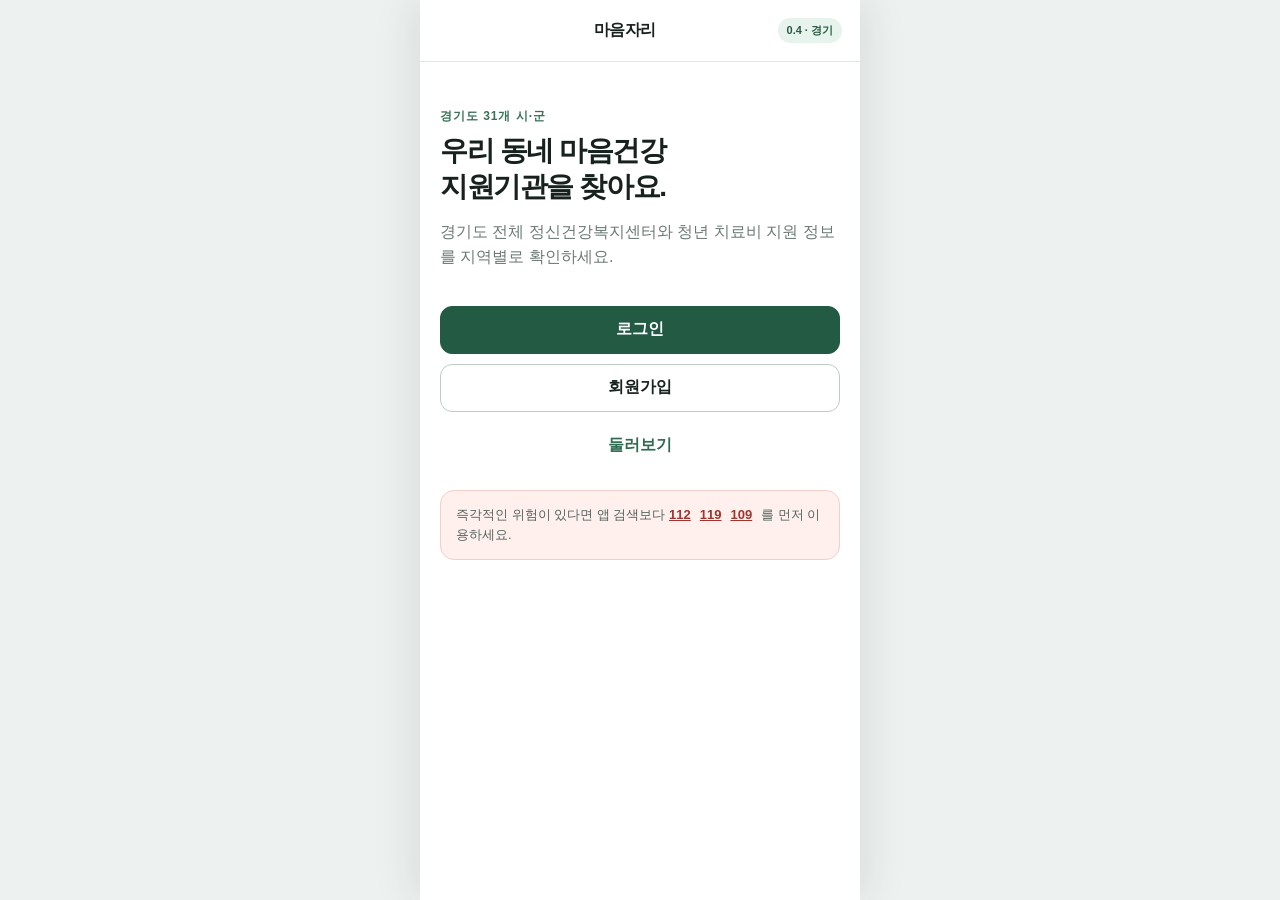
<file: index.html>
<!doctype html>
<html lang="ko">
<head>
  <meta charset="utf-8">
  <meta name="viewport" content="width=device-width,initial-scale=1">
  <title>마음자리 프로토타이핑 0.4 · 경기도</title>
  <style>
    *{box-sizing:border-box}body{margin:0;background:#edf1f0;color:#17211d;font-family:Pretendard,"Noto Sans KR",Arial,sans-serif}button,input,select{font:inherit}button{cursor:pointer}.app{width:min(100%,440px);min-height:100vh;margin:auto;background:#fff;box-shadow:0 0 44px #22332b22}.top{position:sticky;top:0;z-index:20;height:62px;padding:0 18px;display:flex;align-items:center;justify-content:space-between;background:#fff;border-bottom:1px solid #e1e7e4}.brand{font-weight:900;letter-spacing:-.04em}.version{font-size:11px;font-weight:800;color:#285b46;background:#e7f3ed;padding:5px 9px;border-radius:20px}.back{border:0;background:transparent;font-size:22px;width:34px;text-align:left}.hidden{visibility:hidden}.screen{display:none;padding:24px 20px 96px;min-height:calc(100vh - 62px)}.screen.active{display:block}.eyebrow{font-size:12px;color:#397158;font-weight:850;letter-spacing:.08em}.hero{padding:20px 0}.hero h1,h1{font-size:28px;line-height:1.27;letter-spacing:-.05em;margin:8px 0 10px}.muted{color:#6b7973;line-height:1.55}.stack{display:grid;gap:10px}.btn{width:100%;min-height:48px;padding:11px 14px;border:1px solid #becdc6;border-radius:12px;background:#fff;color:#17211d;font-weight:800;text-decoration:none;text-align:center}.btn.primary{background:#235a43;color:#fff;border-color:#235a43}.btn.ghost{border:0;color:#2f6b50}.field{margin:14px 0}.field label{display:block;font-size:13px;font-weight:800;margin-bottom:7px}.field input,.field select{width:100%;height:49px;border:1px solid #c8d3ce;border-radius:12px;background:#fff;padding:0 13px}.error{min-height:18px;color:#b43b36;font-size:12px;margin:4px 0}.notice{padding:14px 15px;border-radius:14px;background:#f2f6f4;color:#53645d;font-size:13px;line-height:1.55}.warning{background:#fff5e7;color:#76531c}.emergency{background:#fff0ee;border:1px solid #f0d0cb}.emergency a{color:#a0342e;font-weight:850;margin-right:9px}.stats{display:grid;grid-template-columns:repeat(3,1fr);gap:8px;margin:17px 0}.stat{padding:13px 6px;background:#eef5f1;border-radius:13px;text-align:center}.stat b{display:block;font-size:20px;color:#235a43}.stat span{font-size:10px;color:#66756e}.quick{display:grid;grid-template-columns:1fr 1fr;gap:10px;margin:12px 0}.quick .btn{text-align:left;min-height:96px}.quick b{display:block;margin-bottom:6px}.section-title{display:flex;justify-content:space-between;align-items:end;margin:22px 0 12px}.section-title h2{font-size:19px;margin:0}.section-title span{font-size:12px;color:#718078}.cards{display:grid;gap:11px}.card{border:1px solid #d7e0dc;border-radius:16px;padding:16px;background:#fff}.card h3{font-size:17px;line-height:1.35;margin:0}.card-head{display:flex;justify-content:space-between;align-items:flex-start;gap:9px}.badge{white-space:nowrap;font-size:10px;font-weight:850;padding:5px 7px;border-radius:20px;color:#276044;background:#e8f3ed}.badge.ask{background:#f3f1eb;color:#6c5a2e}.tags{display:flex;flex-wrap:wrap;gap:5px;margin:11px 0}.tag{font-size:10px;color:#52625b;background:#f0f4f2;padding:5px 7px;border-radius:7px}.reason{font-size:13px;color:#586860;line-height:1.55}.card .btn{min-height:40px;margin-top:8px}.detail-grid{display:grid;grid-template-columns:92px 1fr;border-top:1px solid #dbe3df;margin:16px 0}.detail-grid b,.detail-grid span{font-size:13px;line-height:1.5;padding:11px 0;border-bottom:1px solid #e4eae7}.detail-grid b{color:#6a7971}.source-link{color:#245d45;font-weight:800;text-decoration:none}.profile-head{display:flex;align-items:center;gap:14px;padding:16px;background:#eef5f1;border-radius:16px}.avatar{width:54px;height:54px;border-radius:50%;display:grid;place-items:center;background:#235a43;color:#fff;font-size:22px;font-weight:900}.profile-head h2{font-size:18px;margin:0 0 4px}.saved-row{display:flex;justify-content:space-between;gap:10px;align-items:center;padding:13px 0;border-bottom:1px solid #e2e8e5}.saved-row b{font-size:13px}.saved-row .btn{width:auto;min-height:34px;padding:6px 9px;font-size:11px}.empty{text-align:center;color:#7a8982;padding:38px 10px}.checkline{display:flex;gap:8px;align-items:center;font-size:13px;margin:12px 0}.checkline input{width:18px;height:18px}.tabs{position:fixed;left:50%;bottom:0;transform:translateX(-50%);z-index:30;width:min(100%,440px);height:68px;background:#fff;border-top:1px solid #dce4e0;display:none;grid-template-columns:repeat(3,1fr)}.tabs.show{display:grid}.tab{border:0;background:#fff;color:#809087;font-size:12px}.tab.active{color:#235a43;font-weight:900}.data-info{font-size:12px;line-height:1.6}.count{font-weight:850;color:#245d45}@media(max-width:360px){.screen{padding-left:16px;padding-right:16px}.hero h1,h1{font-size:25px}}
  </style>
</head>
<body>
<main class="app">
  <header class="top"><button class="back hidden" id="backBtn" aria-label="이전 화면">‹</button><span class="brand">마음자리</span><span class="version">0.4 · 경기</span></header>
  <section class="screen active" id="welcome"><div class="hero"><span class="eyebrow">경기도 31개 시·군</span><h1>우리 동네 마음건강<br>지원기관을 찾아요.</h1><p class="muted">경기도 전체 정신건강복지센터와 청년 치료비 지원 정보를 지역별로 확인하세요.</p></div><div class="stack"><button class="btn primary" data-go="login">로그인</button><button class="btn" data-go="signup">회원가입</button><button class="btn ghost" id="guestBtn">둘러보기</button></div><div class="notice emergency" style="margin-top:20px">즉각적인 위험이 있다면 앱 검색보다 <a href="tel:112">112</a><a href="tel:119">119</a><a href="tel:109">109</a>를 먼저 이용하세요.</div></section>
  <section class="screen" id="login"><h1>로그인</h1><p class="muted">저장한 기관과 내 관심 지역을 다시 확인할 수 있어요.</p><div class="field"><label for="loginEmail">이메일</label><input id="loginEmail" type="email" placeholder="name@example.com"></div><div class="field"><label for="loginPw">비밀번호</label><input id="loginPw" type="password" placeholder="영문·숫자 포함 8자 이상"></div><div class="error" id="loginError"></div><button class="btn primary" id="loginBtn">로그인</button><button class="btn ghost" data-go="signup">계정이 없나요? 회원가입</button></section>
  <section class="screen" id="signup"><h1>회원가입</h1><p class="muted">프로토타입 계정 정보는 이 브라우저에만 저장됩니다.</p><div class="field"><label for="joinName">닉네임</label><input id="joinName" placeholder="마음이"></div><div class="field"><label for="joinEmail">이메일</label><input id="joinEmail" type="email" placeholder="name@example.com"></div><div class="field"><label for="joinPw">비밀번호</label><input id="joinPw" type="password" placeholder="영문·숫자 포함 8자 이상"></div><div class="field"><label for="joinPw2">비밀번호 확인</label><input id="joinPw2" type="password"></div><label class="checkline"><input id="terms" type="checkbox">필수 약관과 개인정보 처리 안내에 동의합니다.</label><div class="error" id="joinError"></div><button class="btn primary" id="joinBtn">가입하기</button></section>
  <section class="screen" id="home"><div class="hero"><span class="eyebrow">공식 정보 확인일 2026.11.10</span><h1><span id="helloName">경기도민</span>님,<br>가까운 센터를 찾아볼까요?</h1><p class="muted">경기도정신건강복지센터 공식 기관 목록을 기준으로 정리했습니다.</p></div><div class="stats"><div class="stat"><b>31</b><span>시·군</span></div><div class="stat"><b>31</b><span>지역 센터</span></div><div class="stat"><b>1</b><span>도 단위 지원</span></div></div><div class="quick"><button class="btn" data-go="search"><b>기관 찾기</b><span class="muted">지역·서비스·대상</span></button><button class="btn" data-go="mypage"><b>마이페이지</b><span class="muted">관심 지역·저장 기관</span></button></div><div class="notice warning"><b>2026 청소년·청년마인드케어</b><br>경기도 거주 15~34세 중 지원 요건을 충족하면 외래진료 본인일부부담금을 지원받을 수 있습니다. 예산과 접수 가능 여부는 주소지 관할 센터에서 확인하세요.</div><div class="notice emergency" style="margin-top:12px"><b>긴급 도움</b><br><a href="tel:109">109 자살예방</a><a href="tel:15770199">1577-0199 정신건강</a><a href="tel:0312120435">031-212-0435 경기 위기대응</a></div></section>
  <section class="screen" id="search"><h1>경기도 기관 찾기</h1><p class="muted">31개 시·군 중 내 지역과 필요한 지원을 선택하세요.</p><div class="field"><label for="region">지역</label><select id="region"></select></div><div class="field"><label for="serviceType">필요한 지원</label><select id="serviceType"><option>정신건강 상담</option><option>청년 치료비 지원</option></select></div><div class="field"><label for="target">대상</label><select id="target"><option>전체</option><option>청소년·청년</option><option>성인</option></select></div><button class="btn primary" id="findBtn">조건에 맞는 정보 보기</button></section>
  <section class="screen" id="results"><div class="section-title"><h2>검색 결과</h2><span id="resultCount"></span></div><div class="notice" id="summary"></div><div class="cards" id="cards" style="margin-top:12px"></div></section>
  <section class="screen" id="detail"><div id="detailContent"></div></section>
  <section class="screen" id="mypage"><h1>마이페이지</h1><div class="profile-head"><div class="avatar" id="avatar">게</div><div><h2 id="profileTitle">게스트</h2><span class="muted" id="profileEmail">로그인하지 않음</span></div></div><div class="section-title"><h2>내 관심 조건</h2><span>로컬 저장</span></div><div class="field"><label for="profileRegion">관심 지역</label><select id="profileRegion"></select></div><div class="field"><label for="profileTarget">주 이용 대상</label><select id="profileTarget"><option>전체</option><option>청소년·청년</option><option>성인</option></select></div><button class="btn primary" id="saveProfile">관심 조건 저장</button><div class="section-title"><h2>저장한 기관</h2><span id="savedCount">0개</span></div><div id="savedList"></div><div class="section-title"><h2>최근 본 정보</h2><span>최대 3개</span></div><div id="recentList"></div><div class="notice data-info" style="margin-top:18px"><b>데이터 버전</b> prototyping-0.4<br><b>범위</b> 경기도 31개 시·군 센터 31곳 + 도 단위 청년지원 1건<br><b>확인일</b> 2026.11.10<br>운영시간·비용·접수 상태는 이용 전 각 센터에 다시 확인하세요.</div><button class="btn ghost" id="logoutBtn" style="margin-top:12px">로그아웃·시작 화면으로</button></section>
</main>
<nav class="tabs" id="tabs"><button class="tab active" data-tab="home">홈</button><button class="tab" data-tab="search">검색</button><button class="tab" data-tab="mypage">마이페이지</button></nav>
<script>
const DATA={"schema_version":"1.1.0","dataset_name":"마음자리 경기도 31개 시·군 정신건강 지원 정보","app_version":"prototyping-0.4","locale":"ko-KR","created_at":"2026-11-10T17:00:00+09:00","verified_at":"2026-11-10","scope":{"province":"경기도","regions_count":31,"centers_count":31,"description":"경기도 31개 시·군별 대표 정신건강복지센터와 도 단위 청년 치료비 지원 정보를 제공한다."},"filter_options":{"regions":["경기도 전체","가평군","고양시","과천시","광명시","광주시","구리시","군포시","김포시","남양주시","동두천시","부천시","성남시","수원시","시흥시","안산시","안성시","안양시","양주시","양평군","여주시","연천군","오산시","용인시","의왕시","의정부시","이천시","파주시","평택시","포천시","하남시","화성시"],"service_types":["정신건강 상담","청년 치료비 지원"],"targets":["청소년·청년","성인","전체"]},"records":[{"id":"gapyeong-mental-health-center","record_type":"community_mental_health_center","name":"가평군정신건강복지센터","province":"경기도","region":"가평군","address":"가평군 가평읍 가화로 155-15 정신건강복지센터 1층, 3층","phone":"031-581-8881","website":"http://www.gpmhc.com/","services":["지역주민 정신건강 상담 및 선별검사","정신건강 고위험군 사례관리와 전문기관 연계","생애주기별 정신건강 증진 프로그램"],"eligibility":"해당 시·군 주민 중심 · 세부 대상은 센터 확인","cost":{"label":"상담·프로그램별 확인","amount_krw":null,"status":"contact_required"},"availability":{"status":"contact_required","label":"운영 중 · 방문 전 전화 확인"},"filter_keys":{"regions":["가평군","경기도 전체"],"service_types":["정신건강 상담"],"targets":["청소년·청년","성인","전체"]},"verified_at":"2026-11-10","sources":[{"title":"지역 정신건강 기관 바로가기","publisher":"경기도정신건강복지센터","url":"https://www.mentalhealth.or.kr/","source_type":"official"},{"title":"가평군정신건강복지센터 공식 홈페이지","publisher":"가평군정신건강복지센터","url":"http://www.gpmhc.com/","source_type":"official_center"}]},{"id":"goyang-mental-health-center","record_type":"community_mental_health_center","name":"고양시정신건강복지센터","province":"경기도","region":"고양시","address":"고양특례시 일산동구 중앙로 1100, 일산동구보건소 별관 4층","phone":"031-968-2333","website":"http://www.goyangmaum.org","services":["지역주민 정신건강 상담 및 선별검사","정신건강 고위험군 사례관리와 전문기관 연계","생애주기별 정신건강 증진 프로그램"],"eligibility":"해당 시·군 주민 중심 · 세부 대상은 센터 확인","cost":{"label":"상담·프로그램별 확인","amount_krw":null,"status":"contact_required"},"availability":{"status":"contact_required","label":"운영 중 · 방문 전 전화 확인"},"filter_keys":{"regions":["고양시","경기도 전체"],"service_types":["정신건강 상담"],"targets":["청소년·청년","성인","전체"]},"verified_at":"2026-11-10","sources":[{"title":"지역 정신건강 기관 바로가기","publisher":"경기도정신건강복지센터","url":"https://www.mentalhealth.or.kr/","source_type":"official"},{"title":"고양시정신건강복지센터 공식 홈페이지","publisher":"고양시정신건강복지센터","url":"http://www.goyangmaum.org","source_type":"official_center"}]},{"id":"gwacheon-mental-health-center","record_type":"community_mental_health_center","name":"과천시정신건강복지센터","province":"경기도","region":"과천시","address":"과천시 관문로 69 과천시보건소 2층","phone":"02-504-4440","website":"http://www.kcmhc.or.kr/","services":["지역주민 정신건강 상담 및 선별검사","정신건강 고위험군 사례관리와 전문기관 연계","생애주기별 정신건강 증진 프로그램"],"eligibility":"해당 시·군 주민 중심 · 세부 대상은 센터 확인","cost":{"label":"상담·프로그램별 확인","amount_krw":null,"status":"contact_required"},"availability":{"status":"contact_required","label":"운영 중 · 방문 전 전화 확인"},"filter_keys":{"regions":["과천시","경기도 전체"],"service_types":["정신건강 상담"],"targets":["청소년·청년","성인","전체"]},"verified_at":"2026-11-10","sources":[{"title":"지역 정신건강 기관 바로가기","publisher":"경기도정신건강복지센터","url":"https://www.mentalhealth.or.kr/","source_type":"official"},{"title":"과천시정신건강복지센터 공식 홈페이지","publisher":"과천시정신건강복지센터","url":"http://www.kcmhc.or.kr/","source_type":"official_center"}]},{"id":"gwangju-mental-health-center","record_type":"community_mental_health_center","name":"광주시정신건강복지센터","province":"경기도","region":"광주시","address":"광주시 파발로 194 광주시보건소 별관 2층","phone":"031-762-8728","website":"https://www.gmhc.or.kr/","services":["지역주민 정신건강 상담 및 선별검사","정신건강 고위험군 사례관리와 전문기관 연계","생애주기별 정신건강 증진 프로그램"],"eligibility":"해당 시·군 주민 중심 · 세부 대상은 센터 확인","cost":{"label":"상담·프로그램별 확인","amount_krw":null,"status":"contact_required"},"availability":{"status":"contact_required","label":"운영 중 · 방문 전 전화 확인"},"filter_keys":{"regions":["광주시","경기도 전체"],"service_types":["정신건강 상담"],"targets":["청소년·청년","성인","전체"]},"verified_at":"2026-11-10","sources":[{"title":"지역 정신건강 기관 바로가기","publisher":"경기도정신건강복지센터","url":"https://www.mentalhealth.or.kr/","source_type":"official"},{"title":"광주시정신건강복지센터 공식 홈페이지","publisher":"광주시정신건강복지센터","url":"https://www.gmhc.or.kr/","source_type":"official_center"}]},{"id":"gwangmyeong-mental-health-center","record_type":"community_mental_health_center","name":"광명시정신건강복지센터","province":"경기도","region":"광명시","address":"광명시 오리로 613 광명시보건소 3층","phone":"02-897-7786","website":"https://www.gmmhc.or.kr/","services":["지역주민 정신건강 상담 및 선별검사","정신건강 고위험군 사례관리와 전문기관 연계","생애주기별 정신건강 증진 프로그램"],"eligibility":"해당 시·군 주민 중심 · 세부 대상은 센터 확인","cost":{"label":"상담·프로그램별 확인","amount_krw":null,"status":"contact_required"},"availability":{"status":"contact_required","label":"운영 중 · 방문 전 전화 확인"},"filter_keys":{"regions":["광명시","경기도 전체"],"service_types":["정신건강 상담"],"targets":["청소년·청년","성인","전체"]},"verified_at":"2026-11-10","sources":[{"title":"지역 정신건강 기관 바로가기","publisher":"경기도정신건강복지센터","url":"https://www.mentalhealth.or.kr/","source_type":"official"},{"title":"광명시정신건강복지센터 공식 홈페이지","publisher":"광명시정신건강복지센터","url":"https://www.gmmhc.or.kr/","source_type":"official_center"}]},{"id":"guri-mental-health-center","record_type":"community_mental_health_center","name":"구리시정신건강복지센터","province":"경기도","region":"구리시","address":"구리시 건원대로34번길 84 구리시보건소 3층","phone":"031-523-8672","website":"https://www.gurimhc.or.kr/","services":["지역주민 정신건강 상담 및 선별검사","정신건강 고위험군 사례관리와 전문기관 연계","생애주기별 정신건강 증진 프로그램"],"eligibility":"해당 시·군 주민 중심 · 세부 대상은 센터 확인","cost":{"label":"상담·프로그램별 확인","amount_krw":null,"status":"contact_required"},"availability":{"status":"contact_required","label":"운영 중 · 방문 전 전화 확인"},"filter_keys":{"regions":["구리시","경기도 전체"],"service_types":["정신건강 상담"],"targets":["청소년·청년","성인","전체"]},"verified_at":"2026-11-10","sources":[{"title":"지역 정신건강 기관 바로가기","publisher":"경기도정신건강복지센터","url":"https://www.mentalhealth.or.kr/","source_type":"official"},{"title":"구리시정신건강복지센터 공식 홈페이지","publisher":"구리시정신건강복지센터","url":"https://www.gurimhc.or.kr/","source_type":"official_center"}]},{"id":"gunpo-mental-health-center","record_type":"community_mental_health_center","name":"군포시정신건강복지센터","province":"경기도","region":"군포시","address":"군포시 군포로 221","phone":"031-461-1771","website":"https://www.gpcmhc.or.kr/","services":["지역주민 정신건강 상담 및 선별검사","정신건강 고위험군 사례관리와 전문기관 연계","생애주기별 정신건강 증진 프로그램"],"eligibility":"해당 시·군 주민 중심 · 세부 대상은 센터 확인","cost":{"label":"상담·프로그램별 확인","amount_krw":null,"status":"contact_required"},"availability":{"status":"contact_required","label":"운영 중 · 방문 전 전화 확인"},"filter_keys":{"regions":["군포시","경기도 전체"],"service_types":["정신건강 상담"],"targets":["청소년·청년","성인","전체"]},"verified_at":"2026-11-10","sources":[{"title":"지역 정신건강 기관 바로가기","publisher":"경기도정신건강복지센터","url":"https://www.mentalhealth.or.kr/","source_type":"official"},{"title":"군포시정신건강복지센터 공식 홈페이지","publisher":"군포시정신건강복지센터","url":"https://www.gpcmhc.or.kr/","source_type":"official_center"}]},{"id":"gimpo-mental-health-center","record_type":"community_mental_health_center","name":"김포시정신건강복지센터","province":"경기도","region":"김포시","address":"김포시 사우중로 108 김포시보건소 별관 2층","phone":"031-998-4005","website":"https://www.gimpomhc.or.kr/","services":["지역주민 정신건강 상담 및 선별검사","정신건강 고위험군 사례관리와 전문기관 연계","생애주기별 정신건강 증진 프로그램"],"eligibility":"해당 시·군 주민 중심 · 세부 대상은 센터 확인","cost":{"label":"상담·프로그램별 확인","amount_krw":null,"status":"contact_required"},"availability":{"status":"contact_required","label":"운영 중 · 방문 전 전화 확인"},"filter_keys":{"regions":["김포시","경기도 전체"],"service_types":["정신건강 상담"],"targets":["청소년·청년","성인","전체"]},"verified_at":"2026-11-10","sources":[{"title":"지역 정신건강 기관 바로가기","publisher":"경기도정신건강복지센터","url":"https://www.mentalhealth.or.kr/","source_type":"official"},{"title":"김포시정신건강복지센터 공식 홈페이지","publisher":"김포시정신건강복지센터","url":"https://www.gimpomhc.or.kr/","source_type":"official_center"}]},{"id":"namyangju-mental-health-center","record_type":"community_mental_health_center","name":"남양주시정신건강복지센터","province":"경기도","region":"남양주시","address":"남양주시 경춘로 522 남양주시청 제2청사","phone":"031-592-5891","website":"https://www.ourmind.or.kr/","services":["지역주민 정신건강 상담 및 선별검사","정신건강 고위험군 사례관리와 전문기관 연계","생애주기별 정신건강 증진 프로그램"],"eligibility":"해당 시·군 주민 중심 · 세부 대상은 센터 확인","cost":{"label":"상담·프로그램별 확인","amount_krw":null,"status":"contact_required"},"availability":{"status":"contact_required","label":"운영 중 · 방문 전 전화 확인"},"filter_keys":{"regions":["남양주시","경기도 전체"],"service_types":["정신건강 상담"],"targets":["청소년·청년","성인","전체"]},"verified_at":"2026-11-10","sources":[{"title":"지역 정신건강 기관 바로가기","publisher":"경기도정신건강복지센터","url":"https://www.mentalhealth.or.kr/","source_type":"official"},{"title":"남양주시정신건강복지센터 공식 홈페이지","publisher":"남양주시정신건강복지센터","url":"https://www.ourmind.or.kr/","source_type":"official_center"}]},{"id":"dongducheon-mental-health-center","record_type":"community_mental_health_center","name":"동두천시정신건강복지센터","province":"경기도","region":"동두천시","address":"동두천시 거북마루로 49 동두천시보건소 별관 2층","phone":"031-863-3632","website":"https://www.cmhc.or.kr/","services":["지역주민 정신건강 상담 및 선별검사","정신건강 고위험군 사례관리와 전문기관 연계","생애주기별 정신건강 증진 프로그램"],"eligibility":"해당 시·군 주민 중심 · 세부 대상은 센터 확인","cost":{"label":"상담·프로그램별 확인","amount_krw":null,"status":"contact_required"},"availability":{"status":"contact_required","label":"운영 중 · 방문 전 전화 확인"},"filter_keys":{"regions":["동두천시","경기도 전체"],"service_types":["정신건강 상담"],"targets":["청소년·청년","성인","전체"]},"verified_at":"2026-11-10","sources":[{"title":"지역 정신건강 기관 바로가기","publisher":"경기도정신건강복지센터","url":"https://www.mentalhealth.or.kr/","source_type":"official"},{"title":"동두천시정신건강복지센터 공식 홈페이지","publisher":"동두천시정신건강복지센터","url":"https://www.cmhc.or.kr/","source_type":"official_center"}]},{"id":"bucheon-mental-health-center","record_type":"community_mental_health_center","name":"부천시정신건강복지센터","province":"경기도","region":"부천시","address":"부천시 오정구 성오로 172 오정구청 3층","phone":"032-654-4024","website":"http://www.bucheonlove.co.kr/","services":["지역주민 정신건강 상담 및 선별검사","정신건강 고위험군 사례관리와 전문기관 연계","생애주기별 정신건강 증진 프로그램"],"eligibility":"해당 시·군 주민 중심 · 세부 대상은 센터 확인","cost":{"label":"상담·프로그램별 확인","amount_krw":null,"status":"contact_required"},"availability":{"status":"contact_required","label":"운영 중 · 방문 전 전화 확인"},"filter_keys":{"regions":["부천시","경기도 전체"],"service_types":["정신건강 상담"],"targets":["청소년·청년","성인","전체"]},"verified_at":"2026-11-10","sources":[{"title":"지역 정신건강 기관 바로가기","publisher":"경기도정신건강복지센터","url":"https://www.mentalhealth.or.kr/","source_type":"official"},{"title":"부천시정신건강복지센터 공식 홈페이지","publisher":"부천시정신건강복지센터","url":"http://www.bucheonlove.co.kr/","source_type":"official_center"}]},{"id":"seongnam-mental-health-center","record_type":"community_mental_health_center","name":"성남시정신건강복지센터","province":"경기도","region":"성남시","address":"성남시 수정구 수정로 218 수정구보건소 5층","phone":"031-780-7000","website":"http://www.smhc.or.kr/","services":["지역주민 정신건강 상담 및 선별검사","정신건강 고위험군 사례관리와 전문기관 연계","생애주기별 정신건강 증진 프로그램"],"eligibility":"해당 시·군 주민 중심 · 세부 대상은 센터 확인","cost":{"label":"상담·프로그램별 확인","amount_krw":null,"status":"contact_required"},"availability":{"status":"contact_required","label":"운영 중 · 방문 전 전화 확인"},"filter_keys":{"regions":["성남시","경기도 전체"],"service_types":["정신건강 상담"],"targets":["청소년·청년","성인","전체"]},"verified_at":"2026-11-10","sources":[{"title":"지역 정신건강 기관 바로가기","publisher":"경기도정신건강복지센터","url":"https://www.mentalhealth.or.kr/","source_type":"official"},{"title":"성남시정신건강복지센터 공식 홈페이지","publisher":"성남시정신건강복지센터","url":"http://www.smhc.or.kr/","source_type":"official_center"}]},{"id":"suwon-mental-health-center","record_type":"community_mental_health_center","name":"수원시행복정신건강복지센터","province":"경기도","region":"수원시","address":"수원시 장안구 송원로 101 장안구청 1층","phone":"031-253-5737","website":"http://www.suwonmental.org/","services":["지역주민 정신건강 상담 및 선별검사","정신건강 고위험군 사례관리와 전문기관 연계","생애주기별 정신건강 증진 프로그램"],"eligibility":"해당 시·군 주민 중심 · 세부 대상은 센터 확인","cost":{"label":"상담·프로그램별 확인","amount_krw":null,"status":"contact_required"},"availability":{"status":"contact_required","label":"운영 중 · 방문 전 전화 확인"},"filter_keys":{"regions":["수원시","경기도 전체"],"service_types":["정신건강 상담"],"targets":["청소년·청년","성인","전체"]},"verified_at":"2026-11-10","sources":[{"title":"지역 정신건강 기관 바로가기","publisher":"경기도정신건강복지센터","url":"https://www.mentalhealth.or.kr/","source_type":"official"},{"title":"수원시행복정신건강복지센터 공식 홈페이지","publisher":"수원시행복정신건강복지센터","url":"http://www.suwonmental.org/","source_type":"official_center"}]},{"id":"siheung-mental-health-center","record_type":"community_mental_health_center","name":"시흥시정신건강복지센터","province":"경기도","region":"시흥시","address":"시흥시 호현로 55 시흥시보건소 5층","phone":"031-316-6661","website":"https://www.shsmhc.or.kr/","services":["지역주민 정신건강 상담 및 선별검사","정신건강 고위험군 사례관리와 전문기관 연계","생애주기별 정신건강 증진 프로그램"],"eligibility":"해당 시·군 주민 중심 · 세부 대상은 센터 확인","cost":{"label":"상담·프로그램별 확인","amount_krw":null,"status":"contact_required"},"availability":{"status":"contact_required","label":"운영 중 · 방문 전 전화 확인"},"filter_keys":{"regions":["시흥시","경기도 전체"],"service_types":["정신건강 상담"],"targets":["청소년·청년","성인","전체"]},"verified_at":"2026-11-10","sources":[{"title":"지역 정신건강 기관 바로가기","publisher":"경기도정신건강복지센터","url":"https://www.mentalhealth.or.kr/","source_type":"official"},{"title":"시흥시정신건강복지센터 공식 홈페이지","publisher":"시흥시정신건강복지센터","url":"https://www.shsmhc.or.kr/","source_type":"official_center"}]},{"id":"ansan-mental-health-center","record_type":"community_mental_health_center","name":"안산시정신건강복지센터","province":"경기도","region":"안산시","address":"안산시 단원구 화랑로 387 1층","phone":"031-411-7573","website":"https://www.ansanmind.or.kr/","services":["지역주민 정신건강 상담 및 선별검사","정신건강 고위험군 사례관리와 전문기관 연계","생애주기별 정신건강 증진 프로그램"],"eligibility":"해당 시·군 주민 중심 · 세부 대상은 센터 확인","cost":{"label":"상담·프로그램별 확인","amount_krw":null,"status":"contact_required"},"availability":{"status":"contact_required","label":"운영 중 · 방문 전 전화 확인"},"filter_keys":{"regions":["안산시","경기도 전체"],"service_types":["정신건강 상담"],"targets":["청소년·청년","성인","전체"]},"verified_at":"2026-11-10","sources":[{"title":"지역 정신건강 기관 바로가기","publisher":"경기도정신건강복지센터","url":"https://www.mentalhealth.or.kr/","source_type":"official"},{"title":"안산시정신건강복지센터 공식 홈페이지","publisher":"안산시정신건강복지센터","url":"https://www.ansanmind.or.kr/","source_type":"official_center"}]},{"id":"anseong-mental-health-center","record_type":"community_mental_health_center","name":"안성시정신건강복지센터","province":"경기도","region":"안성시","address":"안성시 강변로 74번길 24","phone":"031-678-5356","website":"http://www.asmhwc.co.kr/","services":["지역주민 정신건강 상담 및 선별검사","정신건강 고위험군 사례관리와 전문기관 연계","생애주기별 정신건강 증진 프로그램"],"eligibility":"해당 시·군 주민 중심 · 세부 대상은 센터 확인","cost":{"label":"상담·프로그램별 확인","amount_krw":null,"status":"contact_required"},"availability":{"status":"contact_required","label":"운영 중 · 방문 전 전화 확인"},"filter_keys":{"regions":["안성시","경기도 전체"],"service_types":["정신건강 상담"],"targets":["청소년·청년","성인","전체"]},"verified_at":"2026-11-10","sources":[{"title":"지역 정신건강 기관 바로가기","publisher":"경기도정신건강복지센터","url":"https://www.mentalhealth.or.kr/","source_type":"official"},{"title":"안성시정신건강복지센터 공식 홈페이지","publisher":"안성시정신건강복지센터","url":"http://www.asmhwc.co.kr/","source_type":"official_center"}]},{"id":"anyang-mental-health-center","record_type":"community_mental_health_center","name":"안양시정신건강복지센터","province":"경기도","region":"안양시","address":"안양시 만안구 안양로 147 만안구보건소 5층","phone":"031-469-2989","website":"https://www.telepsy.co.kr/","services":["지역주민 정신건강 상담 및 선별검사","정신건강 고위험군 사례관리와 전문기관 연계","생애주기별 정신건강 증진 프로그램"],"eligibility":"해당 시·군 주민 중심 · 세부 대상은 센터 확인","cost":{"label":"상담·프로그램별 확인","amount_krw":null,"status":"contact_required"},"availability":{"status":"contact_required","label":"운영 중 · 방문 전 전화 확인"},"filter_keys":{"regions":["안양시","경기도 전체"],"service_types":["정신건강 상담"],"targets":["청소년·청년","성인","전체"]},"verified_at":"2026-11-10","sources":[{"title":"지역 정신건강 기관 바로가기","publisher":"경기도정신건강복지센터","url":"https://www.mentalhealth.or.kr/","source_type":"official"},{"title":"안양시정신건강복지센터 공식 홈페이지","publisher":"안양시정신건강복지센터","url":"https://www.telepsy.co.kr/","source_type":"official_center"}]},{"id":"yangju-mental-health-center","record_type":"community_mental_health_center","name":"양주시정신건강복지센터","province":"경기도","region":"양주시","address":"양주시 만삼로 133","phone":"031-840-7320","website":"https://www.yjgreenmind.com/","services":["지역주민 정신건강 상담 및 선별검사","정신건강 고위험군 사례관리와 전문기관 연계","생애주기별 정신건강 증진 프로그램"],"eligibility":"해당 시·군 주민 중심 · 세부 대상은 센터 확인","cost":{"label":"상담·프로그램별 확인","amount_krw":null,"status":"contact_required"},"availability":{"status":"contact_required","label":"운영 중 · 방문 전 전화 확인"},"filter_keys":{"regions":["양주시","경기도 전체"],"service_types":["정신건강 상담"],"targets":["청소년·청년","성인","전체"]},"verified_at":"2026-11-10","sources":[{"title":"지역 정신건강 기관 바로가기","publisher":"경기도정신건강복지센터","url":"https://www.mentalhealth.or.kr/","source_type":"official"},{"title":"양주시정신건강복지센터 공식 홈페이지","publisher":"양주시정신건강복지센터","url":"https://www.yjgreenmind.com/","source_type":"official_center"}]},{"id":"yangpyeong-mental-health-center","record_type":"community_mental_health_center","name":"양평군정신건강복지센터","province":"경기도","region":"양평군","address":"양평군 양평읍 중앙로111번길 34-21 3층","phone":"031-771-3521","website":"https://www.ypmental.or.kr/","services":["지역주민 정신건강 상담 및 선별검사","정신건강 고위험군 사례관리와 전문기관 연계","생애주기별 정신건강 증진 프로그램"],"eligibility":"해당 시·군 주민 중심 · 세부 대상은 센터 확인","cost":{"label":"상담·프로그램별 확인","amount_krw":null,"status":"contact_required"},"availability":{"status":"contact_required","label":"운영 중 · 방문 전 전화 확인"},"filter_keys":{"regions":["양평군","경기도 전체"],"service_types":["정신건강 상담"],"targets":["청소년·청년","성인","전체"]},"verified_at":"2026-11-10","sources":[{"title":"지역 정신건강 기관 바로가기","publisher":"경기도정신건강복지센터","url":"https://www.mentalhealth.or.kr/","source_type":"official"},{"title":"양평군정신건강복지센터 공식 홈페이지","publisher":"양평군정신건강복지센터","url":"https://www.ypmental.or.kr/","source_type":"official_center"}]},{"id":"yeoju-mental-health-center","record_type":"community_mental_health_center","name":"여주시정신건강복지센터","province":"경기도","region":"여주시","address":"여주시 여흥로 160번길 12 2층","phone":"031-886-3435","website":"https://www.yeojumind.com/","services":["지역주민 정신건강 상담 및 선별검사","정신건강 고위험군 사례관리와 전문기관 연계","생애주기별 정신건강 증진 프로그램"],"eligibility":"해당 시·군 주민 중심 · 세부 대상은 센터 확인","cost":{"label":"상담·프로그램별 확인","amount_krw":null,"status":"contact_required"},"availability":{"status":"contact_required","label":"운영 중 · 방문 전 전화 확인"},"filter_keys":{"regions":["여주시","경기도 전체"],"service_types":["정신건강 상담"],"targets":["청소년·청년","성인","전체"]},"verified_at":"2026-11-10","sources":[{"title":"지역 정신건강 기관 바로가기","publisher":"경기도정신건강복지센터","url":"https://www.mentalhealth.or.kr/","source_type":"official"},{"title":"여주시정신건강복지센터 공식 홈페이지","publisher":"여주시정신건강복지센터","url":"https://www.yeojumind.com/","source_type":"official_center"}]},{"id":"yeoncheon-mental-health-center","record_type":"community_mental_health_center","name":"연천군정신건강복지센터","province":"경기도","region":"연천군","address":"연천군 전곡읍 은대성로 95 연천군의료원 내","phone":"031-832-8106","website":"https://www.yccmhc.or.kr/","services":["지역주민 정신건강 상담 및 선별검사","정신건강 고위험군 사례관리와 전문기관 연계","생애주기별 정신건강 증진 프로그램"],"eligibility":"해당 시·군 주민 중심 · 세부 대상은 센터 확인","cost":{"label":"상담·프로그램별 확인","amount_krw":null,"status":"contact_required"},"availability":{"status":"contact_required","label":"운영 중 · 방문 전 전화 확인"},"filter_keys":{"regions":["연천군","경기도 전체"],"service_types":["정신건강 상담"],"targets":["청소년·청년","성인","전체"]},"verified_at":"2026-11-10","sources":[{"title":"지역 정신건강 기관 바로가기","publisher":"경기도정신건강복지센터","url":"https://www.mentalhealth.or.kr/","source_type":"official"},{"title":"연천군정신건강복지센터 공식 홈페이지","publisher":"연천군정신건강복지센터","url":"https://www.yccmhc.or.kr/","source_type":"official_center"}]},{"id":"osan-mental-health-center","record_type":"community_mental_health_center","name":"오산시정신건강복지센터","province":"경기도","region":"오산시","address":"오산시 경기동로 59 오산시보건소 2층","phone":"031-374-8680","website":"https://www.osmh.or.kr/","services":["지역주민 정신건강 상담 및 선별검사","정신건강 고위험군 사례관리와 전문기관 연계","생애주기별 정신건강 증진 프로그램"],"eligibility":"해당 시·군 주민 중심 · 세부 대상은 센터 확인","cost":{"label":"상담·프로그램별 확인","amount_krw":null,"status":"contact_required"},"availability":{"status":"contact_required","label":"운영 중 · 방문 전 전화 확인"},"filter_keys":{"regions":["오산시","경기도 전체"],"service_types":["정신건강 상담"],"targets":["청소년·청년","성인","전체"]},"verified_at":"2026-11-10","sources":[{"title":"지역 정신건강 기관 바로가기","publisher":"경기도정신건강복지센터","url":"https://www.mentalhealth.or.kr/","source_type":"official"},{"title":"오산시정신건강복지센터 공식 홈페이지","publisher":"오산시정신건강복지센터","url":"https://www.osmh.or.kr/","source_type":"official_center"}]},{"id":"yongin-mental-health-center","record_type":"community_mental_health_center","name":"용인시정신건강복지센터","province":"경기도","region":"용인시","address":"용인시 기흥구 신갈로 58번길 11 신갈동행정복지센터 내 3층","phone":"031-286-0949","website":"http://www.ycenter.or.kr","services":["지역주민 정신건강 상담 및 선별검사","정신건강 고위험군 사례관리와 전문기관 연계","생애주기별 정신건강 증진 프로그램"],"eligibility":"해당 시·군 주민 중심 · 세부 대상은 센터 확인","cost":{"label":"상담·프로그램별 확인","amount_krw":null,"status":"contact_required"},"availability":{"status":"contact_required","label":"운영 중 · 방문 전 전화 확인"},"filter_keys":{"regions":["용인시","경기도 전체"],"service_types":["정신건강 상담"],"targets":["청소년·청년","성인","전체"]},"verified_at":"2026-11-10","sources":[{"title":"지역 정신건강 기관 바로가기","publisher":"경기도정신건강복지센터","url":"https://www.mentalhealth.or.kr/","source_type":"official"},{"title":"용인시정신건강복지센터 공식 홈페이지","publisher":"용인시정신건강복지센터","url":"http://www.ycenter.or.kr","source_type":"official_center"}]},{"id":"uiwang-mental-health-center","record_type":"community_mental_health_center","name":"의왕시정신건강복지센터","province":"경기도","region":"의왕시","address":"의왕시 오봉로 34 의왕시보건소 별관 1층","phone":"031-458-0682","website":"http://www.uwmhc.com/","services":["지역주민 정신건강 상담 및 선별검사","정신건강 고위험군 사례관리와 전문기관 연계","생애주기별 정신건강 증진 프로그램"],"eligibility":"해당 시·군 주민 중심 · 세부 대상은 센터 확인","cost":{"label":"상담·프로그램별 확인","amount_krw":null,"status":"contact_required"},"availability":{"status":"contact_required","label":"운영 중 · 방문 전 전화 확인"},"filter_keys":{"regions":["의왕시","경기도 전체"],"service_types":["정신건강 상담"],"targets":["청소년·청년","성인","전체"]},"verified_at":"2026-11-10","sources":[{"title":"지역 정신건강 기관 바로가기","publisher":"경기도정신건강복지센터","url":"https://www.mentalhealth.or.kr/","source_type":"official"},{"title":"의왕시정신건강복지센터 공식 홈페이지","publisher":"의왕시정신건강복지센터","url":"http://www.uwmhc.com/","source_type":"official_center"}]},{"id":"uijeongbu-mental-health-center","record_type":"community_mental_health_center","name":"의정부시정신건강복지센터","province":"경기도","region":"의정부시","address":"의정부시 범골로 158 건윤빌딩 2층","phone":"031-838-4181","website":"https://www.umind.or.kr/","services":["지역주민 정신건강 상담 및 선별검사","정신건강 고위험군 사례관리와 전문기관 연계","생애주기별 정신건강 증진 프로그램"],"eligibility":"해당 시·군 주민 중심 · 세부 대상은 센터 확인","cost":{"label":"상담·프로그램별 확인","amount_krw":null,"status":"contact_required"},"availability":{"status":"contact_required","label":"운영 중 · 방문 전 전화 확인"},"filter_keys":{"regions":["의정부시","경기도 전체"],"service_types":["정신건강 상담"],"targets":["청소년·청년","성인","전체"]},"verified_at":"2026-11-10","sources":[{"title":"지역 정신건강 기관 바로가기","publisher":"경기도정신건강복지센터","url":"https://www.mentalhealth.or.kr/","source_type":"official"},{"title":"의정부시정신건강복지센터 공식 홈페이지","publisher":"의정부시정신건강복지센터","url":"https://www.umind.or.kr/","source_type":"official_center"}]},{"id":"icheon-mental-health-center","record_type":"community_mental_health_center","name":"이천시정신건강복지센터","province":"경기도","region":"이천시","address":"이천시 부악로 30-45 (보건소 2층)","phone":"031-637-2330","website":"http://www.imhc.co.kr/","services":["지역주민 정신건강 상담 및 선별검사","정신건강 고위험군 사례관리와 전문기관 연계","생애주기별 정신건강 증진 프로그램"],"eligibility":"해당 시·군 주민 중심 · 세부 대상은 센터 확인","cost":{"label":"상담·프로그램별 확인","amount_krw":null,"status":"contact_required"},"availability":{"status":"contact_required","label":"운영 중 · 방문 전 전화 확인"},"filter_keys":{"regions":["이천시","경기도 전체"],"service_types":["정신건강 상담"],"targets":["청소년·청년","성인","전체"]},"verified_at":"2026-11-10","sources":[{"title":"지역 정신건강 기관 바로가기","publisher":"경기도정신건강복지센터","url":"https://www.mentalhealth.or.kr/","source_type":"official"},{"title":"이천시정신건강복지센터 공식 홈페이지","publisher":"이천시정신건강복지센터","url":"http://www.imhc.co.kr/","source_type":"official_center"}]},{"id":"paju-mental-health-center","record_type":"community_mental_health_center","name":"파주시정신건강복지센터","province":"경기도","region":"파주시","address":"파주시 조리읍 봉천로 68 1층","phone":"031-942-2117","website":"http://www.pajumind.org/","services":["지역주민 정신건강 상담 및 선별검사","정신건강 고위험군 사례관리와 전문기관 연계","생애주기별 정신건강 증진 프로그램"],"eligibility":"해당 시·군 주민 중심 · 세부 대상은 센터 확인","cost":{"label":"상담·프로그램별 확인","amount_krw":null,"status":"contact_required"},"availability":{"status":"contact_required","label":"운영 중 · 방문 전 전화 확인"},"filter_keys":{"regions":["파주시","경기도 전체"],"service_types":["정신건강 상담"],"targets":["청소년·청년","성인","전체"]},"verified_at":"2026-11-10","sources":[{"title":"지역 정신건강 기관 바로가기","publisher":"경기도정신건강복지센터","url":"https://www.mentalhealth.or.kr/","source_type":"official"},{"title":"파주시정신건강복지센터 공식 홈페이지","publisher":"파주시정신건강복지센터","url":"http://www.pajumind.org/","source_type":"official_center"}]},{"id":"pocheon-mental-health-center","record_type":"community_mental_health_center","name":"포천시정신건강복지센터","province":"경기도","region":"포천시","address":"포천시 포천로 1612 포천시보건소 3층","phone":"031-532-1655","website":"https://www.pocheonmind.com/","services":["지역주민 정신건강 상담 및 선별검사","정신건강 고위험군 사례관리와 전문기관 연계","생애주기별 정신건강 증진 프로그램"],"eligibility":"해당 시·군 주민 중심 · 세부 대상은 센터 확인","cost":{"label":"상담·프로그램별 확인","amount_krw":null,"status":"contact_required"},"availability":{"status":"contact_required","label":"운영 중 · 방문 전 전화 확인"},"filter_keys":{"regions":["포천시","경기도 전체"],"service_types":["정신건강 상담"],"targets":["청소년·청년","성인","전체"]},"verified_at":"2026-11-10","sources":[{"title":"지역 정신건강 기관 바로가기","publisher":"경기도정신건강복지센터","url":"https://www.mentalhealth.or.kr/","source_type":"official"},{"title":"포천시정신건강복지센터 공식 홈페이지","publisher":"포천시정신건강복지센터","url":"https://www.pocheonmind.com/","source_type":"official_center"}]},{"id":"pyeongtaek-mental-health-center","record_type":"community_mental_health_center","name":"평택시정신건강복지센터","province":"경기도","region":"평택시","address":"평택시 평택5로 56 평택보건소 본관 2층","phone":"031-658-9818","website":"https://www.pyeongtaek.go.kr/health/mainChm.do?mId=0801000000","services":["지역주민 정신건강 상담 및 선별검사","정신건강 고위험군 사례관리와 전문기관 연계","생애주기별 정신건강 증진 프로그램"],"eligibility":"해당 시·군 주민 중심 · 세부 대상은 센터 확인","cost":{"label":"상담·프로그램별 확인","amount_krw":null,"status":"contact_required"},"availability":{"status":"contact_required","label":"운영 중 · 방문 전 전화 확인"},"filter_keys":{"regions":["평택시","경기도 전체"],"service_types":["정신건강 상담"],"targets":["청소년·청년","성인","전체"]},"verified_at":"2026-11-10","sources":[{"title":"지역 정신건강 기관 바로가기","publisher":"경기도정신건강복지센터","url":"https://www.mentalhealth.or.kr/","source_type":"official"},{"title":"평택시정신건강복지센터 공식 홈페이지","publisher":"평택시정신건강복지센터","url":"https://www.pyeongtaek.go.kr/health/mainChm.do?mId=0801000000","source_type":"official_center"}]},{"id":"hanam-mental-health-center","record_type":"community_mental_health_center","name":"하남시정신건강복지센터","province":"경기도","region":"하남시","address":"하남시 미사강변대로 200 하남시미사보건센터 2층","phone":"031-793-6552","website":"http://www.cmhc.co.kr/","services":["지역주민 정신건강 상담 및 선별검사","정신건강 고위험군 사례관리와 전문기관 연계","생애주기별 정신건강 증진 프로그램"],"eligibility":"해당 시·군 주민 중심 · 세부 대상은 센터 확인","cost":{"label":"상담·프로그램별 확인","amount_krw":null,"status":"contact_required"},"availability":{"status":"contact_required","label":"운영 중 · 방문 전 전화 확인"},"filter_keys":{"regions":["하남시","경기도 전체"],"service_types":["정신건강 상담"],"targets":["청소년·청년","성인","전체"]},"verified_at":"2026-11-10","sources":[{"title":"지역 정신건강 기관 바로가기","publisher":"경기도정신건강복지센터","url":"https://www.mentalhealth.or.kr/","source_type":"official"},{"title":"하남시정신건강복지센터 공식 홈페이지","publisher":"하남시정신건강복지센터","url":"http://www.cmhc.co.kr/","source_type":"official_center"}]},{"id":"hwaseong-mental-health-center","record_type":"community_mental_health_center","name":"화성시정신건강복지센터","province":"경기도","region":"화성시","address":"화성시 향남읍 향남로 470 화성종합경기타운 실내체육관 1층","phone":"031-352-0175","website":"http://www.hsmind.or.kr","services":["지역주민 정신건강 상담 및 선별검사","정신건강 고위험군 사례관리와 전문기관 연계","생애주기별 정신건강 증진 프로그램"],"eligibility":"해당 시·군 주민 중심 · 세부 대상은 센터 확인","cost":{"label":"상담·프로그램별 확인","amount_krw":null,"status":"contact_required"},"availability":{"status":"contact_required","label":"운영 중 · 방문 전 전화 확인"},"filter_keys":{"regions":["화성시","경기도 전체"],"service_types":["정신건강 상담"],"targets":["청소년·청년","성인","전체"]},"verified_at":"2026-11-10","sources":[{"title":"지역 정신건강 기관 바로가기","publisher":"경기도정신건강복지센터","url":"https://www.mentalhealth.or.kr/","source_type":"official"},{"title":"화성시정신건강복지센터 공식 홈페이지","publisher":"화성시정신건강복지센터","url":"http://www.hsmind.or.kr","source_type":"official_center"}]}],"province_programs":[{"id":"gyeonggi-youth-mindcare-2026","record_type":"treatment_cost_support","name":"2026 경기도 청소년·청년마인드케어","province":"경기도","region":"경기도 전체","eligibility":"경기도 거주 15~34세(2026년 기준 1991~2011년 출생) 중 F20~29·F30~39·F40~48 질병코드로 5년 이내 초진받은 사람","services":["2026년 정신건강의학과 외래진료 본인일부부담금 지원"],"cost":{"label":"연 30만원 이내 지원 · 다른 외래치료비 지원과 합산 상한 36만원","amount_krw":300000,"combined_cap_krw":360000,"status":"official_2026"},"application":"주민등록표상 주소지 관할 정신건강복지센터 또는 자살예방센터에 문의·신청","availability":{"status":"contact_required","label":"예산·접수 가능 여부 관할 센터 확인"},"filter_keys":{"regions":["경기도 전체"],"service_types":["청년 치료비 지원"],"targets":["청소년·청년"]},"verified_at":"2026-11-10","sources":[{"title":"2026 정신건강 치료비 지원 안내","publisher":"경기도","url":"https://www.gg.go.kr/myggd/vol202/1_2.php","source_type":"official"},{"title":"청소년·청년마인드케어","publisher":"경기도정신건강복지센터","url":"https://www.mentalhealth.or.kr/","source_type":"official"}]}],"emergency_resources":[{"id":"suicide-prevention-109","name":"자살예방상담전화","phone":"109","availability":"365일 24시간","source_url":"https://www.mohw.go.kr/menu.es?mid=a10716040000"},{"id":"mental-health-crisis-1577-0199","name":"정신건강위기 상담전화","phone":"1577-0199","availability":"24시간","source_url":"https://www.mentalhealth.go.kr/portal/disease/diseaseDetail.do?dissId=26"},{"id":"gyeonggi-crisis-center","name":"경기도정신건강위기대응센터","phone":"031-212-0435","availability":"대표 안내","source_url":"https://www.mentalhealth.or.kr/"}],"data_notes":["31개 시·군 센터의 기관명·전화·주소·홈페이지는 경기도정신건강복지센터 공식 기관 목록을 기준으로 한다.","센터별 운영시간·비용·세부 프로그램은 중앙 목록에 일괄 공개되지 않아 임의로 추정하지 않고 전화 확인으로 표시한다.","청소년·청년마인드케어는 진단·초진 시점 등 자격 요건과 예산을 관할 센터에서 최종 확인해야 한다.","즉각적인 자해·타해 위험이 있으면 앱 검색보다 112·119 또는 109·1577-0199 이용을 우선한다."]};
const q=id=>document.getElementById(id);const all=s=>[...document.querySelectorAll(s)];const centers=DATA.records;const programs=DATA.province_programs;let current='welcome';const history=[];let selected=null;let saved=JSON.parse(localStorage.getItem('maeumjari-v04-saved')||'[]');let recent=JSON.parse(localStorage.getItem('maeumjari-v04-recent')||'[]');const serviceScreens=['home','search','results','detail','mypage'];
function show(id,push=true){if(push&&current!==id)history.push(current);current=id;all('.screen').forEach(x=>x.classList.toggle('active',x.id===id));q('backBtn').classList.toggle('hidden',id==='welcome'||id==='home');q('tabs').classList.toggle('show',serviceScreens.includes(id));all('.tab').forEach(x=>x.classList.toggle('active',x.dataset.tab===id||(id==='results'||id==='detail')&&x.dataset.tab==='search'));if(id==='mypage')renderMyPage();window.scrollTo(0,0)}
function fillRegions(){const options=DATA.filter_options.regions.map(x=>`<option>${x}</option>`).join('');q('region').innerHTML=options;q('profileRegion').innerHTML=options;const pref=JSON.parse(localStorage.getItem('maeumjari-v04-profile')||'null');if(pref){q('profileRegion').value=pref.region;q('profileTarget').value=pref.target;q('region').value=pref.region;q('target').value=pref.target}}
all('[data-go]').forEach(b=>b.onclick=()=>show(b.dataset.go));all('[data-tab]').forEach(b=>b.onclick=()=>show(b.dataset.tab));q('backBtn').onclick=()=>show(history.pop()||'home',false);q('guestBtn').onclick=()=>{q('helloName').textContent='경기도민';show('home')};
q('joinBtn').onclick=()=>{const n=q('joinName').value.trim(),e=q('joinEmail').value.trim(),p=q('joinPw').value;let m='';if(!n)m='닉네임을 입력해 주세요.';else if(!/^\S+@\S+\.\S+$/.test(e))m='올바른 이메일을 입력해 주세요.';else if(p.length<8||!/[A-Za-z]/.test(p)||!/[0-9]/.test(p))m='비밀번호는 영문·숫자를 포함해 8자 이상이어야 합니다.';else if(p!==q('joinPw2').value)m='비밀번호가 일치하지 않습니다.';else if(!q('terms').checked)m='필수 약관에 동의해 주세요.';q('joinError').textContent=m;if(!m){localStorage.setItem('maeumjari-v04-user',JSON.stringify({name:n,email:e,password:p}));q('loginEmail').value=e;show('login')}};
q('loginBtn').onclick=()=>{const u=JSON.parse(localStorage.getItem('maeumjari-v04-user')||'null');if(!u||u.email!==q('loginEmail').value.trim()||u.password!==q('loginPw').value){q('loginError').textContent='가입한 이메일과 비밀번호를 확인해 주세요.';return}q('loginError').textContent='';q('helloName').textContent=u.name;show('home')};
q('findBtn').onclick=()=>{const f={region:q('region').value,type:q('serviceType').value,target:q('target').value};let items=f.type==='정신건강 상담'?centers.filter(x=>(f.region==='경기도 전체'||x.region===f.region)&&x.filter_keys.targets.includes(f.target)):programs.filter(x=>x.filter_keys.targets.includes(f.target)||f.target==='전체');q('summary').textContent=`${f.region} · ${f.type} · ${f.target} 기준`;q('resultCount').textContent=`${items.length}개`;q('cards').innerHTML=items.length?items.map(cardHtml).join(''):'<div class="empty">조건에 맞는 결과가 없습니다.<br>대상 또는 서비스 조건을 바꿔 보세요.</div>';all('[data-detail]').forEach(b=>b.onclick=()=>openDetail(b.dataset.detail));show('results')};
function cardHtml(x){const isProgram=x.record_type==='treatment_cost_support';const label=isProgram?'지원 조건 확인':'방문 전 전화 확인';return `<article class="card"><div class="card-head"><h3>${x.name}</h3><span class="badge ask">${label}</span></div><div class="tags"><span class="tag">${x.region}</span><span class="tag">${isProgram?x.cost.label:x.cost.label}</span></div><p class="reason">${isProgram?x.eligibility:x.address}</p><button class="btn" data-detail="${x.id}">상세 정보 보기</button></article>`}
function findRecord(id){return [...centers,...programs].find(x=>x.id===id)}
function openDetail(id){selected=findRecord(id);if(!selected)return;recent=[id,...recent.filter(x=>x!==id)].slice(0,3);localStorage.setItem('maeumjari-v04-recent',JSON.stringify(recent));const x=selected,isProgram=x.record_type==='treatment_cost_support';const source=x.sources?.[0]?.url||x.website;const rows=isProgram?[['지원 범위',x.region],['대상',x.eligibility],['지원 내용',x.services.join(' · ')],['지원 금액',x.cost.label],['신청 방법',x.application],['접수 상태',x.availability.label]]:[['지역',x.region],['주소',x.address],['연락처',`<a class="source-link" href="tel:${x.phone.replace(/-/g,'')}">${x.phone}</a>`],['이용 대상',x.eligibility],['제공 내용',x.services.join(' · ')],['비용',x.cost.label],['이용 안내',x.availability.label]];q('detailContent').innerHTML=`<span class="badge ask">${isProgram?'청년 지원':'지역 센터'}</span><h1>${x.name}</h1><p class="muted">공식 정보 확인일 ${x.verified_at}</p><div class="detail-grid">${rows.map(r=>`<b>${r[0]}</b><span>${r[1]}</span>`).join('')}</div><div class="stack"><button class="btn primary" id="saveCurrent">${saved.includes(x.id)?'저장 해제':'이 정보 저장'}</button><a class="btn source-link" href="${source}" target="_blank" rel="noopener">공식 출처 확인</a></div><div class="notice warning" style="margin-top:14px">중앙 기관 목록에 없는 운영시간·비용·접수 가능 여부는 임의로 추정하지 않았습니다. 방문이나 신청 전에 전화로 확인하세요.</div>`;q('saveCurrent').onclick=toggleSave;show('detail')}
function toggleSave(){saved=saved.includes(selected.id)?saved.filter(x=>x!==selected.id):[...saved,selected.id];localStorage.setItem('maeumjari-v04-saved',JSON.stringify(saved));openDetail(selected.id)}
function rowHtml(x){return `<div class="saved-row"><div><b>${x.name}</b><div class="muted">${x.region}</div></div><button class="btn" data-open="${x.id}">보기</button></div>`}
function renderMyPage(){const u=JSON.parse(localStorage.getItem('maeumjari-v04-user')||'null');q('profileTitle').textContent=u?.name||'게스트';q('profileEmail').textContent=u?.email||'로그인하지 않음';q('avatar').textContent=(u?.name||'게스트').slice(0,1);const savedItems=saved.map(findRecord).filter(Boolean),recentItems=recent.map(findRecord).filter(Boolean);q('savedCount').textContent=`${savedItems.length}개`;q('savedList').innerHTML=savedItems.length?savedItems.map(rowHtml).join(''):'<div class="empty">저장한 기관이 없습니다.</div>';q('recentList').innerHTML=recentItems.length?recentItems.map(rowHtml).join(''):'<div class="empty">최근 확인한 정보가 없습니다.</div>';all('[data-open]').forEach(b=>b.onclick=()=>openDetail(b.dataset.open))}
q('saveProfile').onclick=()=>{const p={region:q('profileRegion').value,target:q('profileTarget').value};localStorage.setItem('maeumjari-v04-profile',JSON.stringify(p));q('region').value=p.region;q('target').value=p.target;q('saveProfile').textContent='저장 완료';setTimeout(()=>q('saveProfile').textContent='관심 조건 저장',1200)};
q('logoutBtn').onclick=()=>show('welcome');fillRegions();
</script>
</body>
</html>
</file>
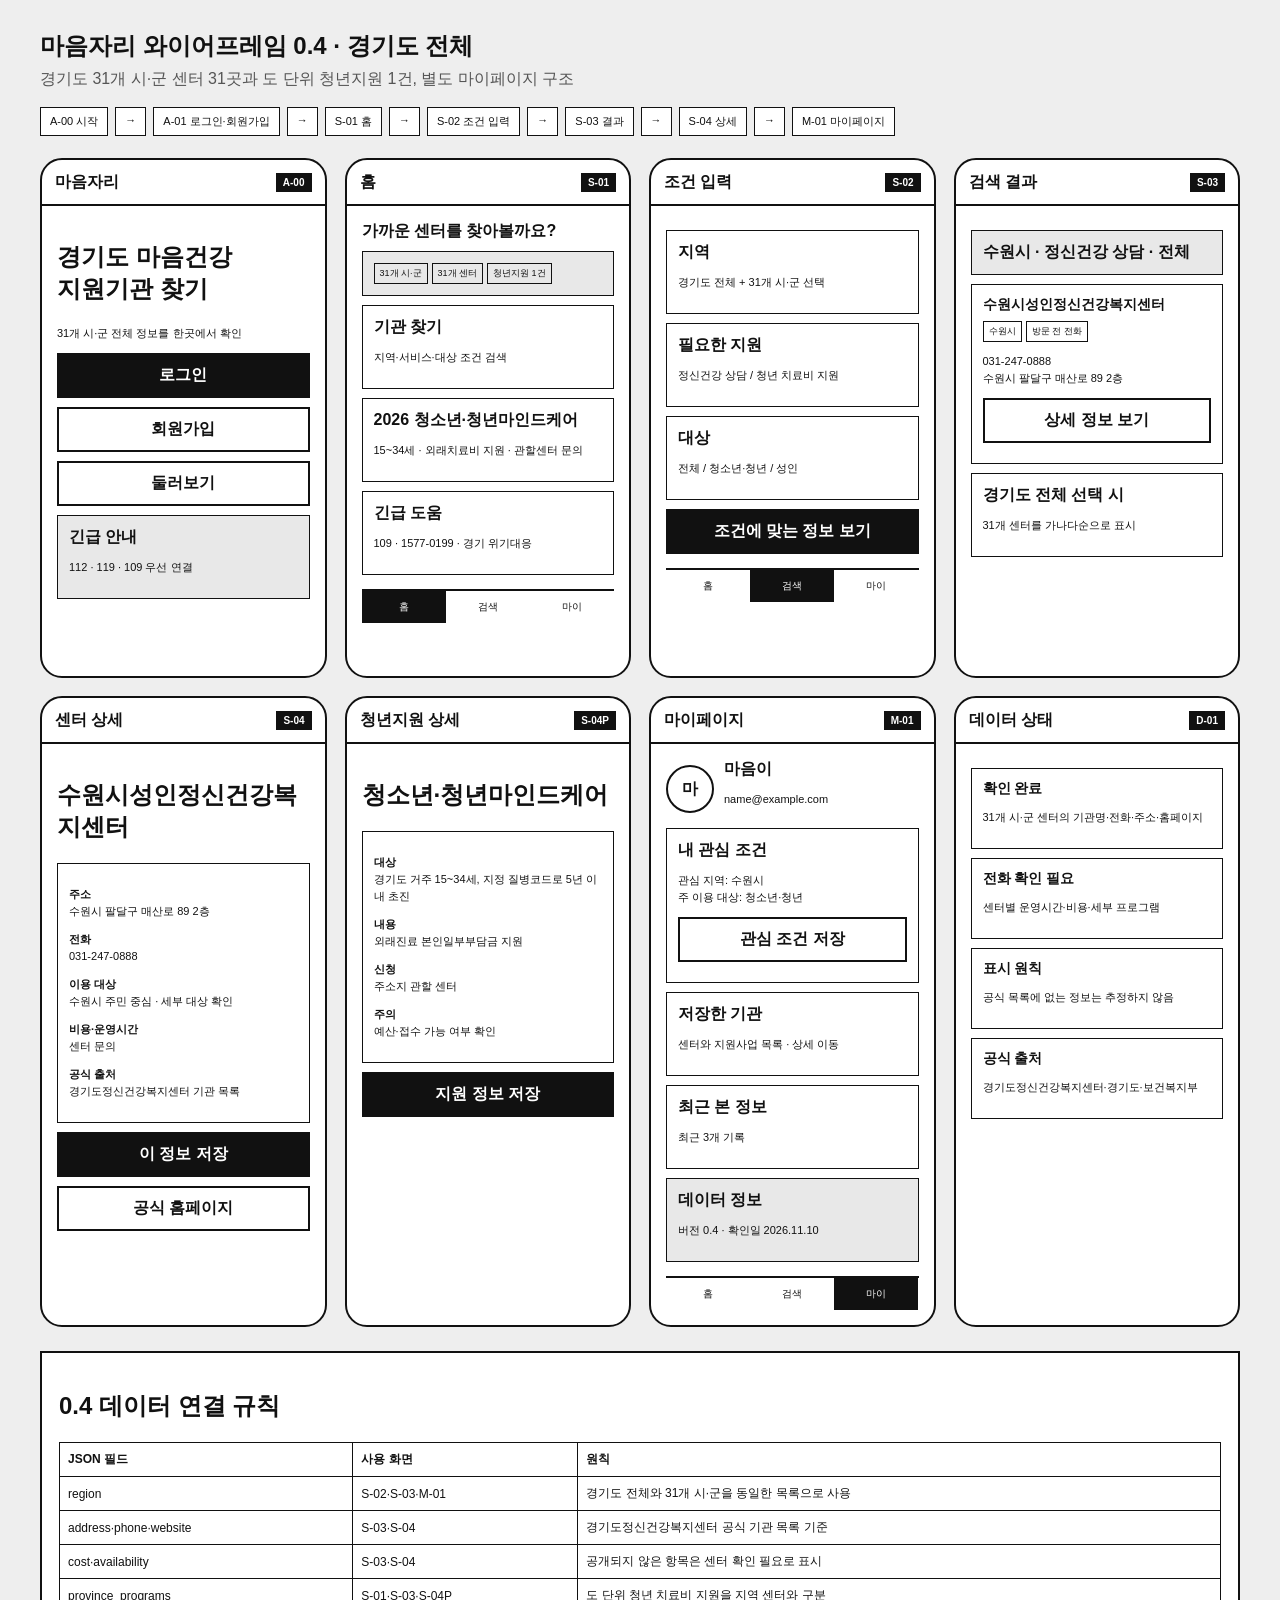
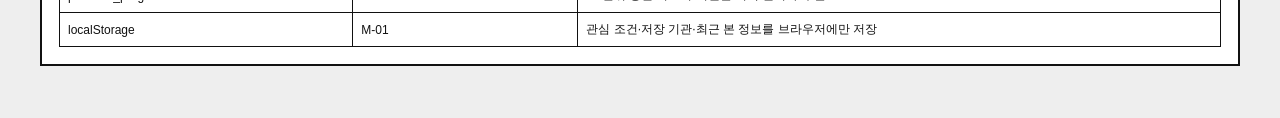
<file: pages/11week_wireframe_v0.4_maeumjari_gyeonggi_utf8.html>
<!doctype html>
<html lang="ko">
<head>
  <meta charset="utf-8">
  <meta name="viewport" content="width=device-width,initial-scale=1">
  <title>마음자리 와이어프레임 0.4 · 경기도 전체</title>
  <style>
    *{box-sizing:border-box}body{margin:0;padding:30px;background:#eee;color:#111;font-family:Arial,"Noto Sans KR",sans-serif}.head,.note{max-width:1200px;margin:0 auto 22px}.head h1{margin:0 0 7px}.head p{margin:0;color:#555}.flow{display:flex;gap:7px;flex-wrap:wrap;margin-top:17px}.flow span{border:1px solid #111;background:white;padding:6px 9px;font-size:11px}.grid{max-width:1200px;margin:auto;display:grid;grid-template-columns:repeat(auto-fit,minmax(250px,1fr));gap:18px}.phone{background:#fff;border:2px solid #111;border-radius:22px;min-height:520px;overflow:hidden}.phone header{height:46px;border-bottom:2px solid #111;padding:0 13px;display:flex;justify-content:space-between;align-items:center;font-weight:bold}.id{background:#111;color:#fff;padding:4px 7px;font-size:10px}.body{padding:15px}.box{border:1px solid #111;padding:11px;margin:9px 0}.gray{background:#e8e8e8}.button{border:2px solid #111;background:#111;color:#fff;text-align:center;padding:10px;margin:9px 0;font-weight:bold}.outline{background:#fff;color:#111}.meta{font-size:11px;line-height:1.55}.chips{display:flex;gap:4px;flex-wrap:wrap}.chips span{border:1px solid #111;padding:3px 5px;font-size:9px}.card{border:1px solid #111;padding:11px;margin:9px 0}.card h3{font-size:14px;margin:0 0 7px}.tabs{display:grid;grid-template-columns:repeat(3,1fr);border-top:2px solid #111;margin-top:14px}.tabs span{text-align:center;padding:9px 2px;font-size:10px}.tabs .on{background:#111;color:#fff}.avatar{width:48px;height:48px;border:2px solid #111;border-radius:50%;display:grid;place-items:center;font-weight:bold}.profile{display:flex;gap:10px;align-items:center}.note{margin-top:24px;background:#fff;border:2px solid #111;padding:17px}.note table{width:100%;border-collapse:collapse;font-size:12px}.note th,.note td{border:1px solid #111;padding:8px;text-align:left}@media(max-width:600px){body{padding:16px}.grid{grid-template-columns:1fr}}
  </style>
</head>
<body>
<section class="head"><h1>마음자리 와이어프레임 0.4 · 경기도 전체</h1><p>경기도 31개 시·군 센터 31곳과 도 단위 청년지원 1건, 별도 마이페이지 구조</p><div class="flow"><span>A-00 시작</span><span>→</span><span>A-01 로그인·회원가입</span><span>→</span><span>S-01 홈</span><span>→</span><span>S-02 조건 입력</span><span>→</span><span>S-03 결과</span><span>→</span><span>S-04 상세</span><span>→</span><span>M-01 마이페이지</span></div></section>
<main class="grid">
  <section class="phone"><header><span>마음자리</span><span class="id">A-00</span></header><div class="body"><h2>경기도 마음건강<br>지원기관 찾기</h2><p class="meta">31개 시·군 전체 정보를 한곳에서 확인</p><div class="button">로그인</div><div class="button outline">회원가입</div><div class="button outline">둘러보기</div><div class="box gray"><b>긴급 안내</b><p class="meta">112 · 119 · 109 우선 연결</p></div></div></section>
  <section class="phone"><header><span>홈</span><span class="id">S-01</span></header><div class="body"><b>가까운 센터를 찾아볼까요?</b><div class="box gray"><div class="chips"><span>31개 시·군</span><span>31개 센터</span><span>청년지원 1건</span></div></div><div class="box"><b>기관 찾기</b><p class="meta">지역·서비스·대상 조건 검색</p></div><div class="box"><b>2026 청소년·청년마인드케어</b><p class="meta">15~34세 · 외래치료비 지원 · 관할센터 문의</p></div><div class="box"><b>긴급 도움</b><p class="meta">109 · 1577-0199 · 경기 위기대응</p></div><div class="tabs"><span class="on">홈</span><span>검색</span><span>마이</span></div></div></section>
  <section class="phone"><header><span>조건 입력</span><span class="id">S-02</span></header><div class="body"><div class="box"><b>지역</b><p class="meta">경기도 전체 + 31개 시·군 선택</p></div><div class="box"><b>필요한 지원</b><p class="meta">정신건강 상담 / 청년 치료비 지원</p></div><div class="box"><b>대상</b><p class="meta">전체 / 청소년·청년 / 성인</p></div><div class="button">조건에 맞는 정보 보기</div><div class="tabs"><span>홈</span><span class="on">검색</span><span>마이</span></div></div></section>
  <section class="phone"><header><span>검색 결과</span><span class="id">S-03</span></header><div class="body"><div class="box gray"><b>수원시 · 정신건강 상담 · 전체</b></div><div class="card"><h3>수원시성인정신건강복지센터</h3><div class="chips"><span>수원시</span><span>방문 전 전화</span></div><p class="meta">031-247-0888<br>수원시 팔달구 매산로 89 2층</p><div class="button outline">상세 정보 보기</div></div><div class="box"><b>경기도 전체 선택 시</b><p class="meta">31개 센터를 가나다순으로 표시</p></div></div></section>
  <section class="phone"><header><span>센터 상세</span><span class="id">S-04</span></header><div class="body"><h2>수원시성인정신건강복지센터</h2><div class="box"><p class="meta"><b>주소</b><br>수원시 팔달구 매산로 89 2층</p><p class="meta"><b>전화</b><br>031-247-0888</p><p class="meta"><b>이용 대상</b><br>수원시 주민 중심 · 세부 대상 확인</p><p class="meta"><b>비용·운영시간</b><br>센터 문의</p><p class="meta"><b>공식 출처</b><br>경기도정신건강복지센터 기관 목록</p></div><div class="button">이 정보 저장</div><div class="button outline">공식 홈페이지</div></div></section>
  <section class="phone"><header><span>청년지원 상세</span><span class="id">S-04P</span></header><div class="body"><h2>청소년·청년마인드케어</h2><div class="box"><p class="meta"><b>대상</b><br>경기도 거주 15~34세, 지정 질병코드로 5년 이내 초진</p><p class="meta"><b>내용</b><br>외래진료 본인일부부담금 지원</p><p class="meta"><b>신청</b><br>주소지 관할 센터</p><p class="meta"><b>주의</b><br>예산·접수 가능 여부 확인</p></div><div class="button">지원 정보 저장</div></div></section>
  <section class="phone"><header><span>마이페이지</span><span class="id">M-01</span></header><div class="body"><div class="profile"><div class="avatar">마</div><div><b>마음이</b><p class="meta">name@example.com</p></div></div><div class="box"><b>내 관심 조건</b><p class="meta">관심 지역: 수원시<br>주 이용 대상: 청소년·청년</p><div class="button outline">관심 조건 저장</div></div><div class="box"><b>저장한 기관</b><p class="meta">센터와 지원사업 목록 · 상세 이동</p></div><div class="box"><b>최근 본 정보</b><p class="meta">최근 3개 기록</p></div><div class="box gray"><b>데이터 정보</b><p class="meta">버전 0.4 · 확인일 2026.11.10</p></div><div class="tabs"><span>홈</span><span>검색</span><span class="on">마이</span></div></div></section>
  <section class="phone"><header><span>데이터 상태</span><span class="id">D-01</span></header><div class="body"><div class="card"><h3>확인 완료</h3><p class="meta">31개 시·군 센터의 기관명·전화·주소·홈페이지</p></div><div class="card"><h3>전화 확인 필요</h3><p class="meta">센터별 운영시간·비용·세부 프로그램</p></div><div class="card"><h3>표시 원칙</h3><p class="meta">공식 목록에 없는 정보는 추정하지 않음</p></div><div class="card"><h3>공식 출처</h3><p class="meta">경기도정신건강복지센터·경기도·보건복지부</p></div></div></section>
</main>
<section class="note"><h2>0.4 데이터 연결 규칙</h2><table><thead><tr><th>JSON 필드</th><th>사용 화면</th><th>원칙</th></tr></thead><tbody><tr><td>region</td><td>S-02·S-03·M-01</td><td>경기도 전체와 31개 시·군을 동일한 목록으로 사용</td></tr><tr><td>address·phone·website</td><td>S-03·S-04</td><td>경기도정신건강복지센터 공식 기관 목록 기준</td></tr><tr><td>cost·availability</td><td>S-03·S-04</td><td>공개되지 않은 항목은 센터 확인 필요로 표시</td></tr><tr><td>province_programs</td><td>S-01·S-03·S-04P</td><td>도 단위 청년 치료비 지원을 지역 센터와 구분</td></tr><tr><td>localStorage</td><td>M-01</td><td>관심 조건·저장 기관·최근 본 정보를 브라우저에만 저장</td></tr></tbody></table></section>
</body>
</html>
</file>
